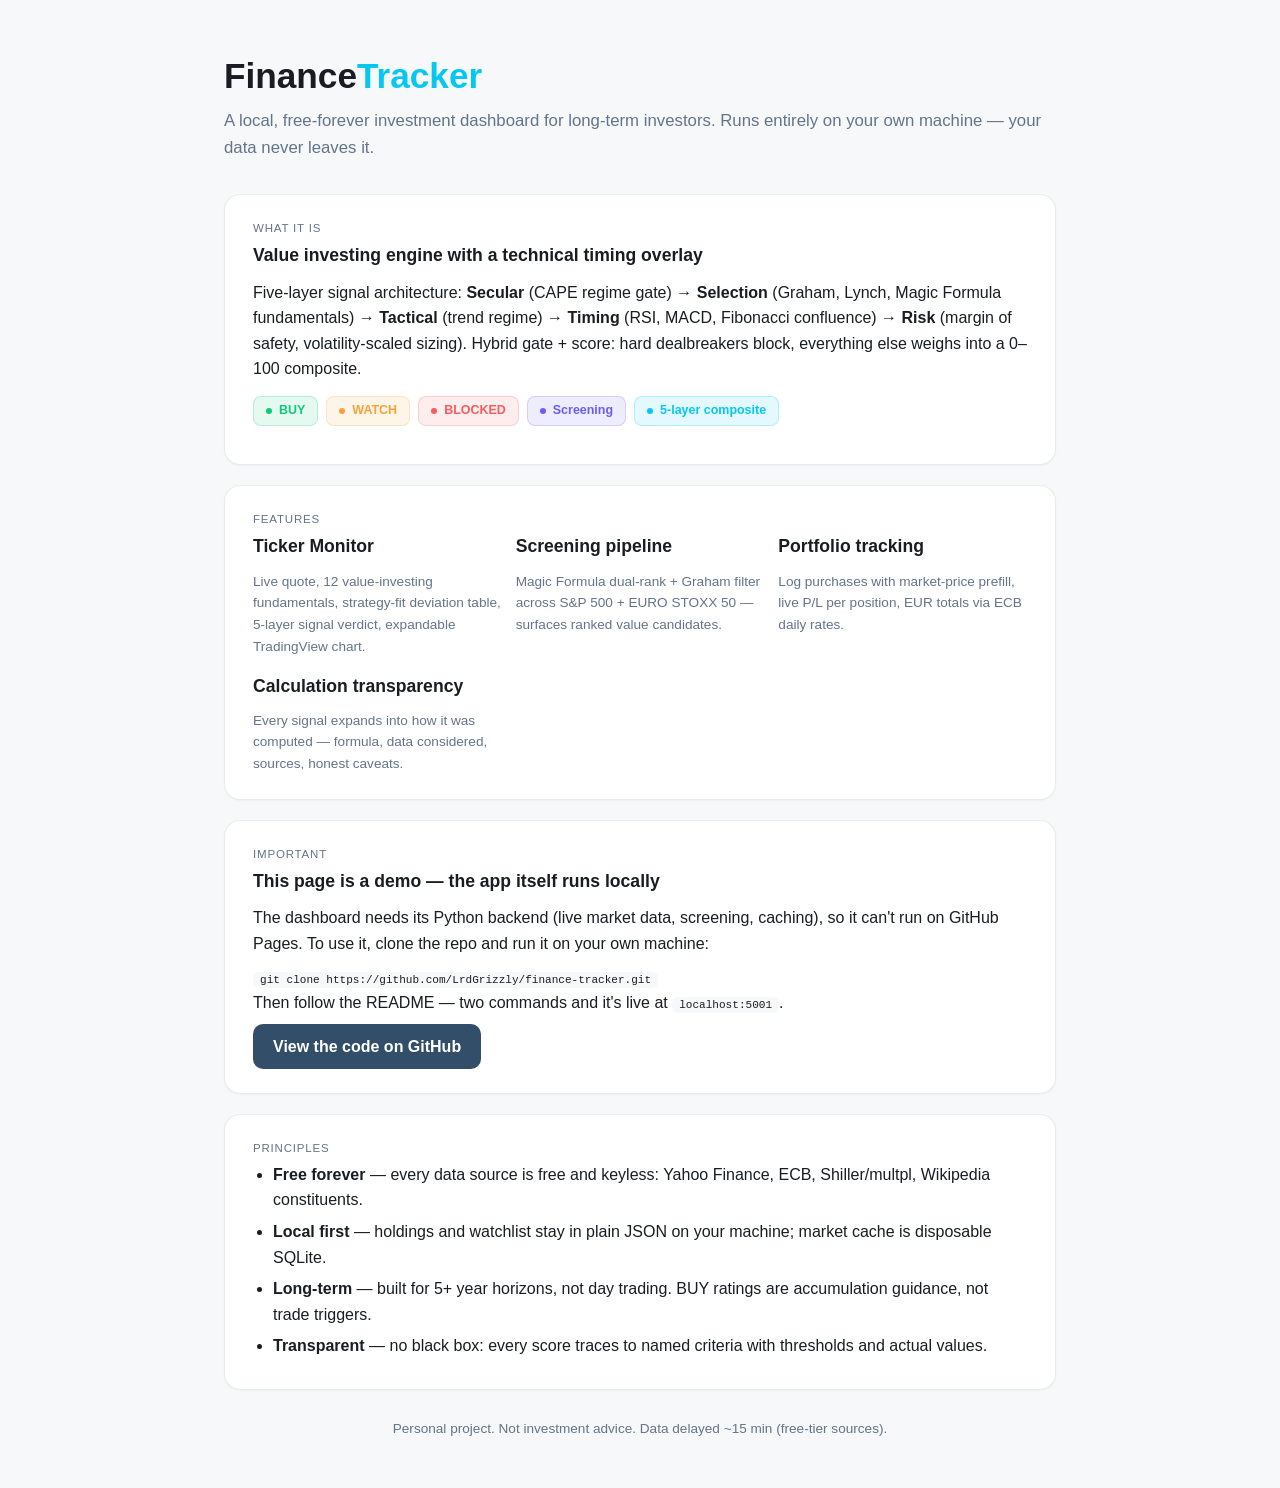
<file: docs/index.html>
<!DOCTYPE html>
<html lang="en">
<head>
<meta charset="UTF-8">
<meta name="viewport" content="width=device-width, initial-scale=1.0">
<title>Finance Tracker — local, free-forever investment dashboard</title>
<style>
:root {
  --cyan: #05C7F2; --green: #0FCA7A; --orange: #F7A23B;
  --red: #F75D5F; --yellow: #FBC62F; --purple: #695CFB;
  --bg-1: #F0F4F8; --bg-8: #334E68; --bg-9: #243B53; --bg-10: #102A43;
  --n-1: #F7F8F9; --n-2: #E7EAEE; --n-5: #64748B; --n-8: #191D23;
  --surface: #fff; --surface-alt: var(--n-1); --text: var(--n-8);
  --muted: var(--n-5); --border: var(--n-2);
  --radius: 16px;
  --shadow: 0 1px 2px rgba(16,42,67,.04);
  --border-c: rgba(16,42,67,.09);
}
@media (prefers-color-scheme: dark) {
  :root { --surface: var(--bg-9); --surface-alt: var(--bg-10);
    --text: #fff; --muted: #9FB3C8; --border: var(--bg-8);
    --border-c: rgba(233,239,245,.08); --shadow: none; }
}
* { box-sizing: border-box; margin: 0; padding: 0; }
body { font-family: -apple-system, "Segoe UI", Roboto, sans-serif;
  background: var(--surface-alt); color: var(--text); line-height: 1.6; }
.wrap { max-width: 880px; margin: 0 auto; padding: 48px 24px; }
h1 { font-size: 2.2rem; margin-bottom: 4px; }
h1 span { color: var(--cyan); }
.tagline { color: var(--muted); font-size: 1.05rem; margin-bottom: 32px; }
.card { background: var(--surface); border-radius: var(--radius);
  border: 1px solid var(--border-c);
  box-shadow: var(--shadow); padding: 24px 28px; margin-bottom: 20px; }
.card h2 { font-size: 1.1rem; margin-bottom: 10px; }
.caption { font-size: .72rem; text-transform: uppercase; letter-spacing: .07em;
  color: var(--muted); margin-bottom: 4px; }
ul { padding-left: 20px; }
li { margin-bottom: 6px; }
.pills { display: flex; flex-wrap: wrap; gap: 8px; margin: 14px 0; }
.pill { --c: var(--n-5); padding: 4px 12px; border-radius: 8px;
  color: var(--c); font-size: .78rem; font-weight: 600;
  background: color-mix(in srgb, var(--c) 11%, transparent);
  border: 1px solid color-mix(in srgb, var(--c) 22%, transparent);
  display: inline-flex; align-items: center; gap: 7px; }
.pill::before { content: ""; width: 6px; height: 6px; border-radius: 50%; background: var(--c); }
.grid { display: grid; grid-template-columns: repeat(auto-fit, minmax(230px, 1fr)); gap: 14px; }
.note { font-size: .85rem; color: var(--muted); }
a.btn { display: inline-block; margin-top: 8px; padding: 10px 20px;
  background: var(--bg-8); color: #fff; text-decoration: none;
  border-radius: 10px; font-weight: 600; }
code { background: var(--surface-alt); padding: 2px 7px; border-radius: 6px; font-size: .85em; }
</style>
</head>
<body>
<div class="wrap">

  <h1>Finance<span>Tracker</span></h1>
  <p class="tagline">A local, free-forever investment dashboard for long-term investors. Runs entirely on your own machine — your data never leaves it.</p>

  <div class="card">
    <div class="caption">What it is</div>
    <h2>Value investing engine with a technical timing overlay</h2>
    <p>Five-layer signal architecture: <strong>Secular</strong> (CAPE regime gate) →
    <strong>Selection</strong> (Graham, Lynch, Magic Formula fundamentals) →
    <strong>Tactical</strong> (trend regime) → <strong>Timing</strong> (RSI, MACD, Fibonacci confluence) →
    <strong>Risk</strong> (margin of safety, volatility-scaled sizing). Hybrid gate + score: hard
    dealbreakers block, everything else weighs into a 0–100 composite.</p>
    <div class="pills">
      <span class="pill" style="--c:var(--green)">BUY</span>
      <span class="pill" style="--c:var(--orange)">WATCH</span>
      <span class="pill" style="--c:var(--red)">BLOCKED</span>
      <span class="pill" style="--c:var(--purple)">Screening</span>
      <span class="pill" style="--c:var(--cyan)">5-layer composite</span>
    </div>
  </div>

  <div class="card">
    <div class="caption">Features</div>
    <div class="grid">
      <div><h2>Ticker Monitor</h2><p class="note">Live quote, 12 value-investing fundamentals, strategy-fit deviation table, 5-layer signal verdict, expandable TradingView chart.</p></div>
      <div><h2>Screening pipeline</h2><p class="note">Magic Formula dual-rank + Graham filter across S&amp;P 500 + EURO STOXX 50 — surfaces ranked value candidates.</p></div>
      <div><h2>Portfolio tracking</h2><p class="note">Log purchases with market-price prefill, live P/L per position, EUR totals via ECB daily rates.</p></div>
      <div><h2>Calculation transparency</h2><p class="note">Every signal expands into how it was computed — formula, data considered, sources, honest caveats.</p></div>
    </div>
  </div>

  <div class="card">
    <div class="caption">Important</div>
    <h2>This page is a demo — the app itself runs locally</h2>
    <p>The dashboard needs its Python backend (live market data, screening, caching), so it can't run on GitHub Pages. To use it, clone the repo and run it on your own machine:</p>
    <p style="margin-top:8px;"><code>git clone https://github.com/LrdGrizzly/finance-tracker.git</code></p>
    <p>Then follow the README — two commands and it's live at <code>localhost:5001</code>.</p>
    <a class="btn" href="https://github.com/LrdGrizzly/finance-tracker">View the code on GitHub</a>
  </div>

  <div class="card">
    <div class="caption">Principles</div>
    <ul>
      <li><strong>Free forever</strong> — every data source is free and keyless: Yahoo Finance, ECB, Shiller/multpl, Wikipedia constituents.</li>
      <li><strong>Local first</strong> — holdings and watchlist stay in plain JSON on your machine; market cache is disposable SQLite.</li>
      <li><strong>Long-term</strong> — built for 5+ year horizons, not day trading. BUY ratings are accumulation guidance, not trade triggers.</li>
      <li><strong>Transparent</strong> — no black box: every score traces to named criteria with thresholds and actual values.</li>
    </ul>
  </div>

  <p class="note" style="text-align:center; margin-top:28px;">Personal project. Not investment advice. Data delayed ~15 min (free-tier sources).</p>
</div>
</body>
</html>
</file>
